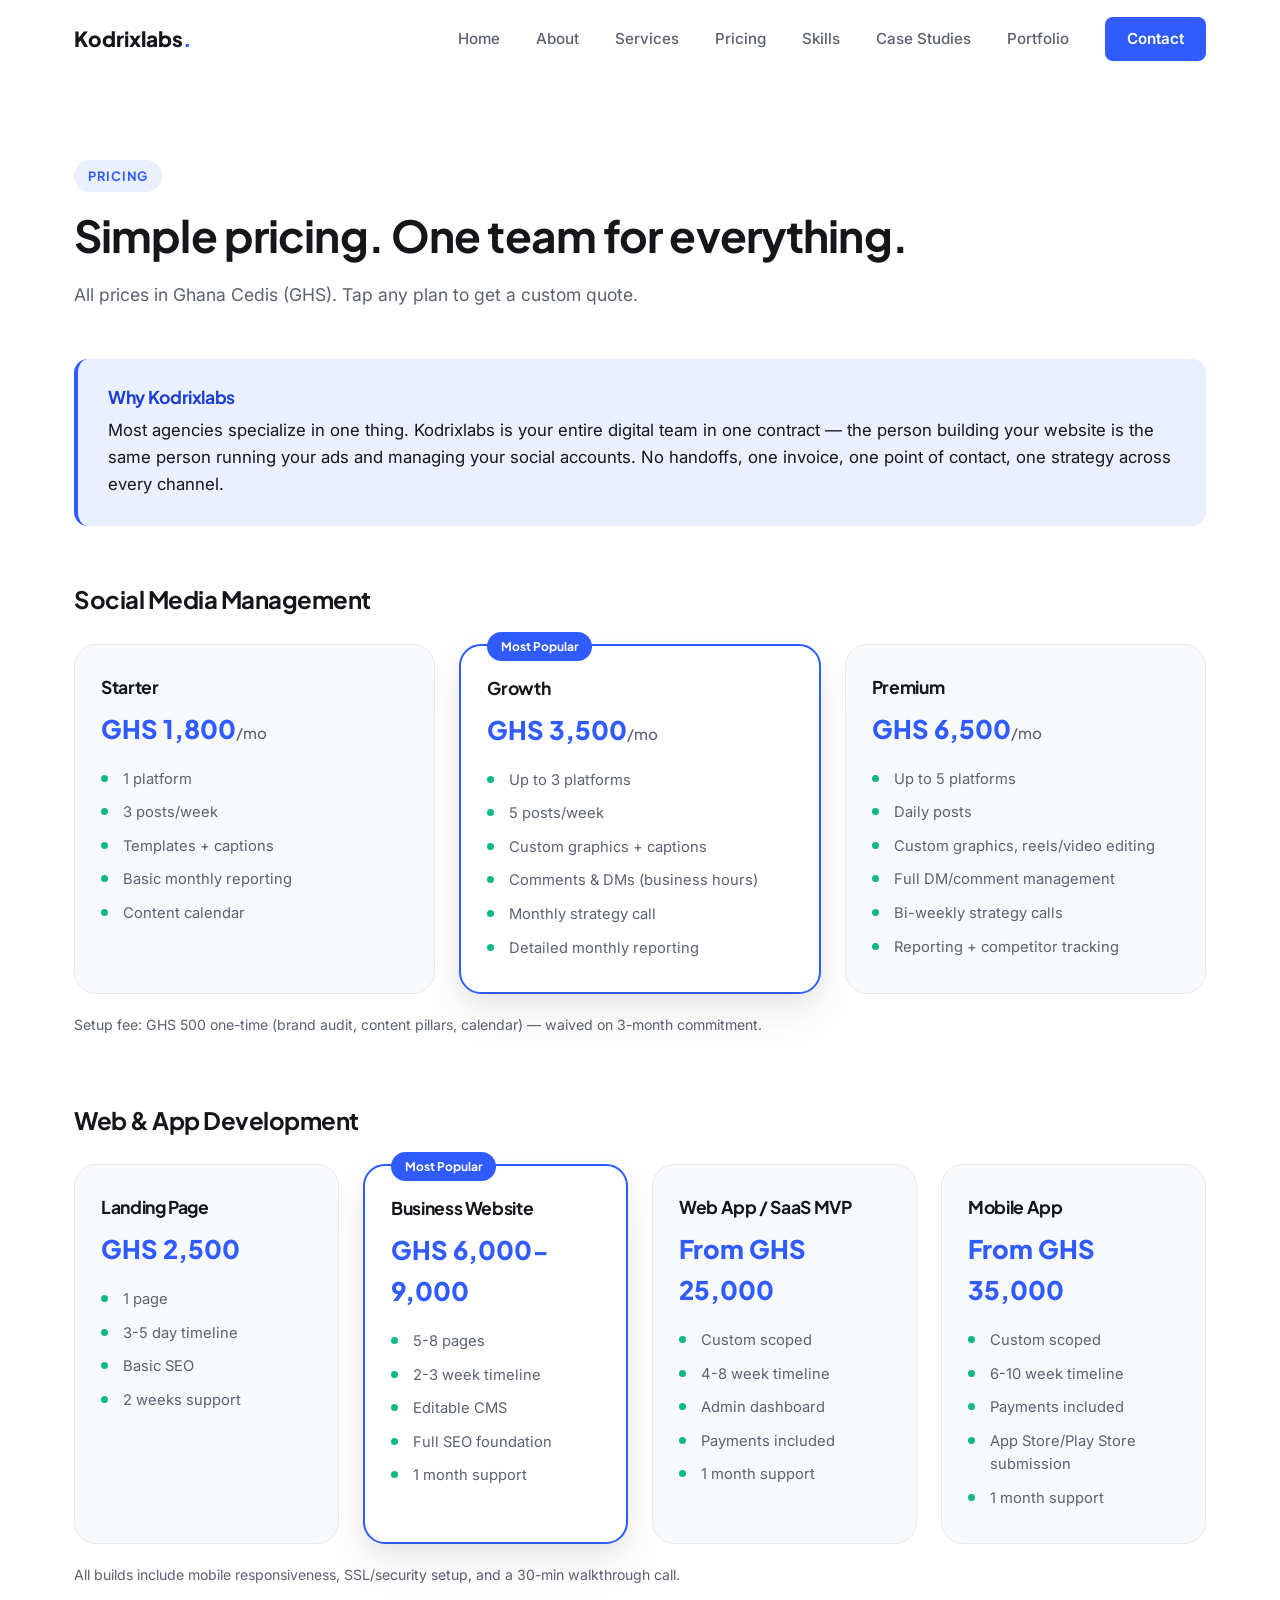
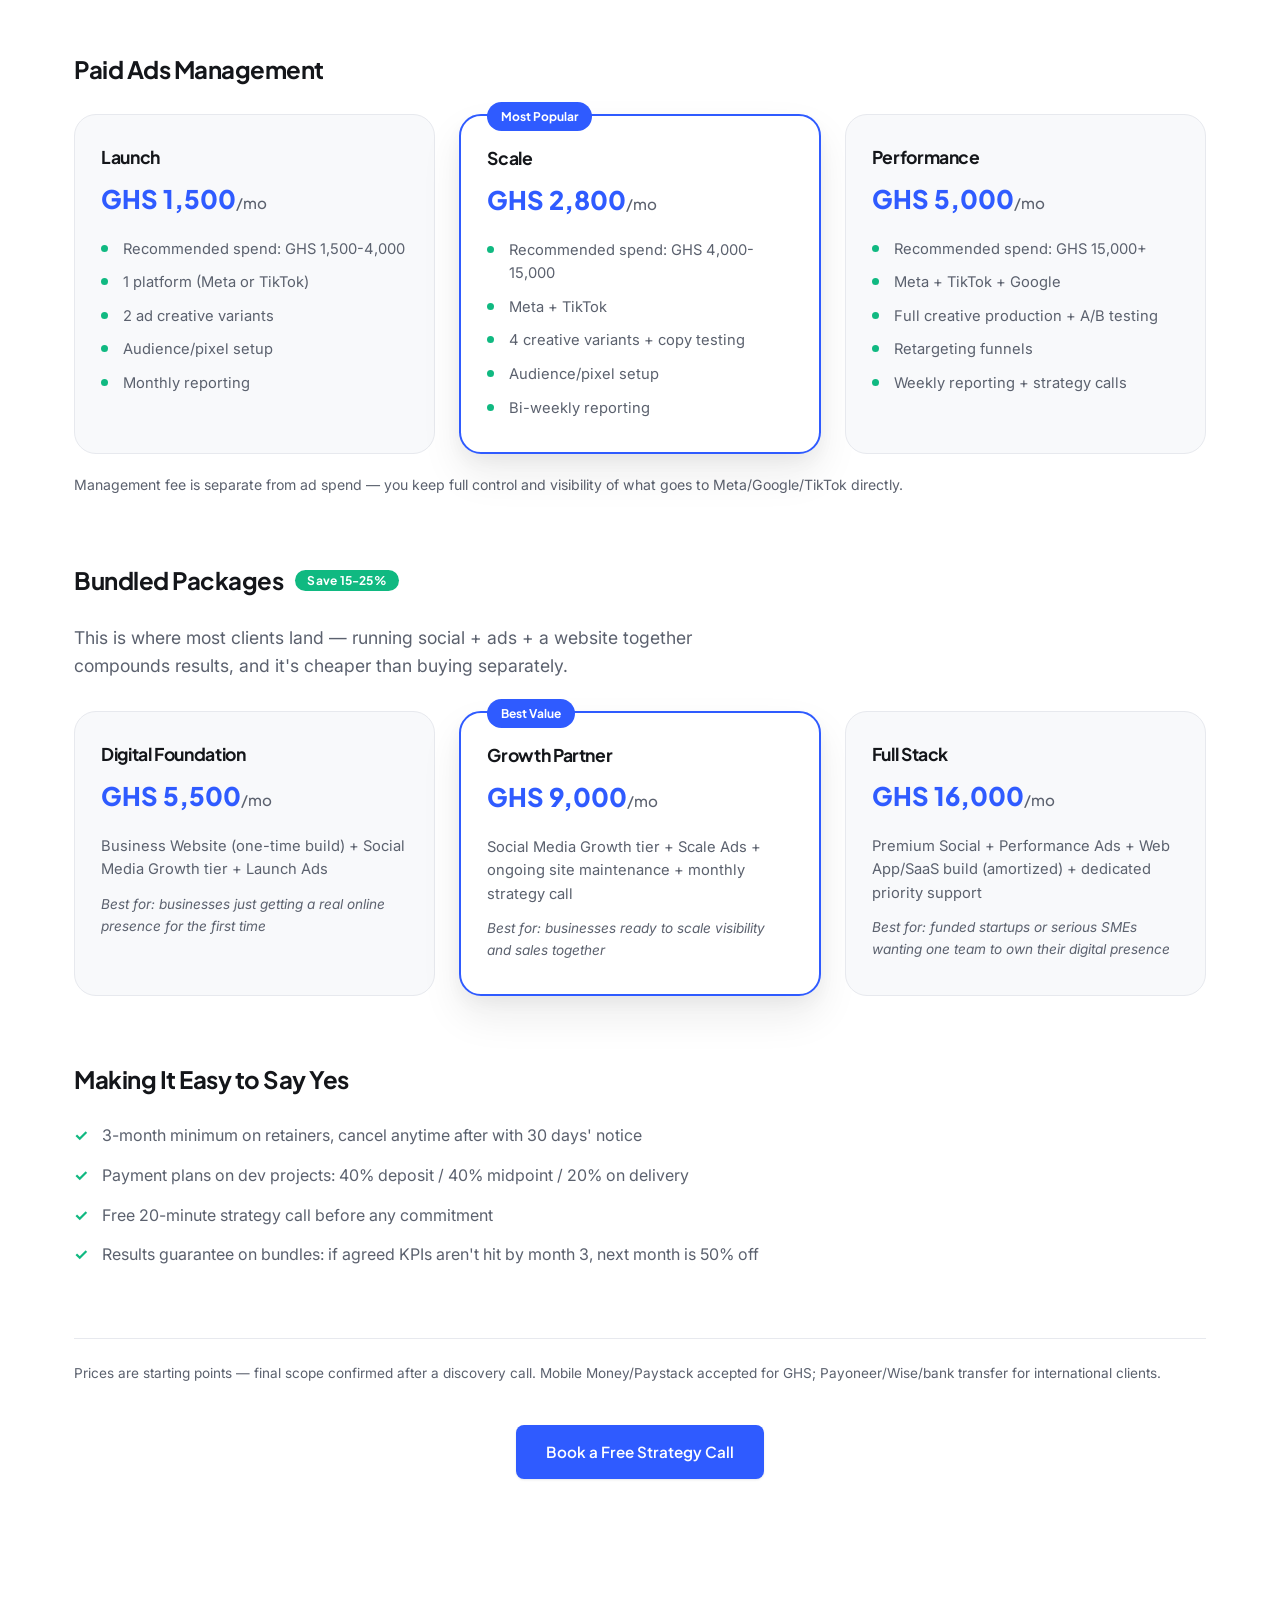
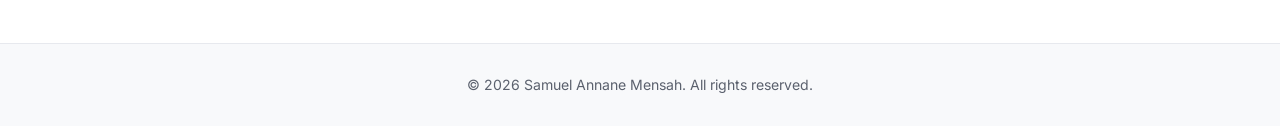
<file: pricing.html>
<!DOCTYPE html>
<html lang="en">
<head>
<meta charset="UTF-8">
<meta name="viewport" content="width=device-width, initial-scale=1.0">
<title>Pricing | Kodrixlabs</title>
<meta name="description" content="Social media management, web/app development, and paid ads pricing from Kodrixlabs.">
<link rel="preconnect" href="https://fonts.googleapis.com">
<link rel="preconnect" href="https://fonts.gstatic.com" crossorigin>
<link href="https://fonts.googleapis.com/css2?family=Inter:wght@400;500;600;700;800&family=Plus+Jakarta+Sans:wght@500;600;700;800&display=swap" rel="stylesheet">
<link rel="stylesheet" href="css/style.css">
<link rel="icon" type="image/png" href="assets/images/favicon.png">
</head>
<body>

<header class="navbar" id="navbar">
  <div class="container navbar-inner">
    <a href="index.html" class="logo">Kodrixlabs<span>.</span></a>
    <nav class="nav-links" id="navLinks">
      <a href="index.html">Home</a>
      <a href="about.html">About</a>
      <a href="services.html">Services</a>
      <a href="pricing.html">Pricing</a>
      <a href="skills.html">Skills</a>
      <a href="case-studies.html">Case Studies</a>
      <a href="portfolio.html">Portfolio</a>
      <a href="contact.html" class="nav-cta">Contact</a>
    </nav>
    <button class="nav-toggle" id="navToggle" aria-label="Toggle menu">
      <span></span><span></span><span></span>
    </button>
  </div>
</header>
<section class="pricing" id="pricing" style="padding-top: 160px;">
  <div class="container">
    <div class="section-tag">Pricing</div>
    <h2>Simple pricing. One team for everything.</h2>
    <p class="section-subtext">
      All prices in Ghana Cedis (GHS). Tap any plan to get a custom quote.
    </p>

    <div class="pricing-why">
      <h3>Why Kodrixlabs</h3>
      <p>Most agencies specialize in one thing. Kodrixlabs is your entire digital team in one contract &mdash;
      the person building your website is the same person running your ads and managing your social accounts.
      No handoffs, one invoice, one point of contact, one strategy across every channel.</p>
    </div>

    <div class="pricing-block">
      <h3 class="pricing-block-title">Social Media Management</h3>
      <div class="pricing-grid">
        <div class="price-card" data-plan="Starter">
          <h4>Starter</h4>
          <p class="price-amount" data-ghs="1800">GHS 1,800<span>/mo</span></p>
          <ul class="price-features">
            <li>1 platform</li>
            <li>3 posts/week</li>
            <li>Templates + captions</li>
            <li>Basic monthly reporting</li>
            <li>Content calendar</li>
          </ul>
        </div>
        <div class="price-card featured" data-plan="Growth">
          <span class="price-badge">Most Popular</span>
          <h4>Growth</h4>
          <p class="price-amount" data-ghs="3500">GHS 3,500<span>/mo</span></p>
          <ul class="price-features">
            <li>Up to 3 platforms</li>
            <li>5 posts/week</li>
            <li>Custom graphics + captions</li>
            <li>Comments &amp; DMs (business hours)</li>
            <li>Monthly strategy call</li>
            <li>Detailed monthly reporting</li>
          </ul>
        </div>
        <div class="price-card" data-plan="Premium">
          <h4>Premium</h4>
          <p class="price-amount" data-ghs="6500">GHS 6,500<span>/mo</span></p>
          <ul class="price-features">
            <li>Up to 5 platforms</li>
            <li>Daily posts</li>
            <li>Custom graphics, reels/video editing</li>
            <li>Full DM/comment management</li>
            <li>Bi-weekly strategy calls</li>
            <li>Reporting + competitor tracking</li>
          </ul>
        </div>
      </div>
      <p class="price-note">Setup fee: GHS 500 one-time (brand audit, content pillars, calendar) &mdash; waived on 3-month commitment.</p>
    </div>

    <div class="pricing-block">
      <h3 class="pricing-block-title">Web &amp; App Development</h3>
      <div class="pricing-grid pricing-grid-4">
        <div class="price-card" data-plan="Landing Page">
          <h4>Landing Page</h4>
          <p class="price-amount" data-ghs="2500">GHS 2,500</p>
          <ul class="price-features">
            <li>1 page</li>
            <li>3-5 day timeline</li>
            <li>Basic SEO</li>
            <li>2 weeks support</li>
          </ul>
        </div>
        <div class="price-card featured" data-plan="Business Website">
          <span class="price-badge">Most Popular</span>
          <h4>Business Website</h4>
          <p class="price-amount" data-ghs="6000">GHS 6,000-9,000</p>
          <ul class="price-features">
            <li>5-8 pages</li>
            <li>2-3 week timeline</li>
            <li>Editable CMS</li>
            <li>Full SEO foundation</li>
            <li>1 month support</li>
          </ul>
        </div>
        <div class="price-card" data-plan="Web App / SaaS MVP">
          <h4>Web App / SaaS MVP</h4>
          <p class="price-amount" data-ghs="25000">From GHS 25,000</p>
          <ul class="price-features">
            <li>Custom scoped</li>
            <li>4-8 week timeline</li>
            <li>Admin dashboard</li>
            <li>Payments included</li>
            <li>1 month support</li>
          </ul>
        </div>
        <div class="price-card" data-plan="Mobile App">
          <h4>Mobile App</h4>
          <p class="price-amount" data-ghs="35000">From GHS 35,000</p>
          <ul class="price-features">
            <li>Custom scoped</li>
            <li>6-10 week timeline</li>
            <li>Payments included</li>
            <li>App Store/Play Store submission</li>
            <li>1 month support</li>
          </ul>
        </div>
      </div>
      <p class="price-note">All builds include mobile responsiveness, SSL/security setup, and a 30-min walkthrough call.</p>
    </div>

    <div class="pricing-block">
      <h3 class="pricing-block-title">Paid Ads Management</h3>
      <div class="pricing-grid">
        <div class="price-card" data-plan="Launch">
          <h4>Launch</h4>
          <p class="price-amount" data-ghs="1500">GHS 1,500<span>/mo</span></p>
          <ul class="price-features">
            <li>Recommended spend: GHS 1,500-4,000</li>
            <li>1 platform (Meta or TikTok)</li>
            <li>2 ad creative variants</li>
            <li>Audience/pixel setup</li>
            <li>Monthly reporting</li>
          </ul>
        </div>
        <div class="price-card featured" data-plan="Scale">
          <span class="price-badge">Most Popular</span>
          <h4>Scale</h4>
          <p class="price-amount" data-ghs="2800">GHS 2,800<span>/mo</span></p>
          <ul class="price-features">
            <li>Recommended spend: GHS 4,000-15,000</li>
            <li>Meta + TikTok</li>
            <li>4 creative variants + copy testing</li>
            <li>Audience/pixel setup</li>
            <li>Bi-weekly reporting</li>
          </ul>
        </div>
        <div class="price-card" data-plan="Performance">
          <h4>Performance</h4>
          <p class="price-amount" data-ghs="5000">GHS 5,000<span>/mo</span></p>
          <ul class="price-features">
            <li>Recommended spend: GHS 15,000+</li>
            <li>Meta + TikTok + Google</li>
            <li>Full creative production + A/B testing</li>
            <li>Retargeting funnels</li>
            <li>Weekly reporting + strategy calls</li>
          </ul>
        </div>
      </div>
      <p class="price-note">Management fee is separate from ad spend &mdash; you keep full control and visibility of what goes to Meta/Google/TikTok directly.</p>
    </div>

    <div class="pricing-block">
      <h3 class="pricing-block-title">Bundled Packages <span class="save-tag">Save 15-25%</span></h3>
      <p class="section-subtext" style="margin-bottom: 30px;">This is where most clients land &mdash; running social + ads + a website together compounds results, and it's cheaper than buying separately.</p>
      <div class="pricing-grid">
        <div class="price-card" data-plan="Digital Foundation">
          <h4>Digital Foundation</h4>
          <p class="price-amount" data-ghs="5500">GHS 5,500<span>/mo</span></p>
          <p class="bundle-desc">Business Website (one-time build) + Social Media Growth tier + Launch Ads</p>
          <p class="bundle-for">Best for: businesses just getting a real online presence for the first time</p>
        </div>
        <div class="price-card featured" data-plan="Growth Partner">
          <span class="price-badge">Best Value</span>
          <h4>Growth Partner</h4>
          <p class="price-amount" data-ghs="9000">GHS 9,000<span>/mo</span></p>
          <p class="bundle-desc">Social Media Growth tier + Scale Ads + ongoing site maintenance + monthly strategy call</p>
          <p class="bundle-for">Best for: businesses ready to scale visibility and sales together</p>
        </div>
        <div class="price-card" data-plan="Full Stack">
          <h4>Full Stack</h4>
          <p class="price-amount" data-ghs="16000">GHS 16,000<span>/mo</span></p>
          <p class="bundle-desc">Premium Social + Performance Ads + Web App/SaaS build (amortized) + dedicated priority support</p>
          <p class="bundle-for">Best for: funded startups or serious SMEs wanting one team to own their digital presence</p>
        </div>
      </div>
    </div>

    <div class="pricing-block">
      <h3 class="pricing-block-title">Making It Easy to Say Yes</h3>
      <ul class="easy-list">
        <li>3-month minimum on retainers, cancel anytime after with 30 days' notice</li>
        <li>Payment plans on dev projects: 40% deposit / 40% midpoint / 20% on delivery</li>
        <li>Free 20-minute strategy call before any commitment</li>
        <li>Results guarantee on bundles: if agreed KPIs aren't hit by month 3, next month is 50% off</li>
      </ul>
    </div>

    <p class="price-disclaimer">Prices are starting points &mdash; final scope confirmed after a discovery call. Mobile Money/Paystack accepted for GHS; Payoneer/Wise/bank transfer for international clients.</p>

    <div class="contact-cta">
      <a href="contact.html" class="btn btn-primary">Book a Free Strategy Call</a>
    </div>
  </div>

    <div class="quote-modal" id="quoteModal">
      <div class="quote-modal-inner">
        <button class="quote-modal-close" id="quoteModalClose" aria-label="Close">&times;</button>
        <h3 id="quoteModalTitle">Get a Quote</h3>
        <p class="quote-modal-plan" id="quoteModalPlan"></p>

        <div class="quote-modal-options">
          <a href="#" id="quoteWhatsappBtn" class="btn btn-primary" target="_blank" rel="noopener">Message on WhatsApp</a>
          <p class="quote-or">or</p>
          <form class="quote-form" id="quoteForm" action="https://formspree.io/f/xdarqobe" method="POST">
            <input type="hidden" name="plan" id="quoteFormPlan">
            <div class="form-group">
              <label for="quoteName">Name</label>
              <input type="text" id="quoteName" name="name" placeholder="Your full name" required>
            </div>
            <div class="form-group">
              <label for="quoteEmail">Email</label>
              <input type="email" id="quoteEmail" name="email" placeholder="you@company.com" required>
            </div>
            <div class="form-group">
              <label for="quotePhone">Phone</label>
              <input type="tel" id="quotePhone" name="phone" placeholder="+233 00 000 0000" required>
            </div>
            <button type="submit" class="btn btn-secondary form-submit" id="quoteFormSubmitBtn">Send Request</button>
            <p class="form-status" id="quoteFormStatus"></p>
          </form>
        </div>
      </div>
    </div>

</section>

<footer class="footer">
  <div class="container footer-inner">
    <p>&copy; 2026 Samuel Annane Mensah. All rights reserved.</p>
  </div>
</footer>
</file>
<file: css/style.css>
/* ===================================
   1. CSS VARIABLES / DESIGN SYSTEM
=================================== */
:root {
  --color-bg: #ffffff;
  --color-bg-alt: #f8f9fb;
  --color-text: #14161a;
  --color-text-muted: #5b616e;
  --color-border: #e7e9ee;

  --color-primary: #2f5bff;
  --color-primary-dark: #1d3fd1;
  --color-primary-light: #eaf0ff;
  --color-accent: #10b981;

  --font-heading: 'Plus Jakarta Sans', sans-serif;
  --font-body: 'Inter', sans-serif;

  --radius-sm: 8px;
  --radius-md: 14px;
  --radius-lg: 22px;

  --shadow-sm: 0 1px 2px rgba(20, 22, 26, 0.04), 0 1px 3px rgba(20, 22, 26, 0.06);
  --shadow-md: 0 4px 16px rgba(20, 22, 26, 0.06), 0 2px 6px rgba(20, 22, 26, 0.04);
  --shadow-lg: 0 20px 40px rgba(20, 22, 26, 0.08), 0 8px 16px rgba(20, 22, 26, 0.04);

  --container-width: 1180px;
  --section-padding: 120px;

  --transition-fast: 0.2s ease;
  --transition-medium: 0.4s cubic-bezier(0.22, 1, 0.36, 1);
}

/* ===================================
   2. RESET
=================================== */
* {
  margin: 0;
  padding: 0;
  box-sizing: border-box;
}

html {
  scroll-behavior: smooth;
}

body {
  font-family: var(--font-body);
  color: var(--color-text);
  background: var(--color-bg);
  line-height: 1.6;
  -webkit-font-smoothing: antialiased;
  overflow-x: hidden;
}

img {
  max-width: 100%;
  display: block;
}

a {
  text-decoration: none;
  color: inherit;
}

ul, ol {
  list-style: none;
}

button {
  font-family: inherit;
  cursor: pointer;
  border: none;
  background: none;
}

/* ===================================
   3. TYPOGRAPHY
=================================== */
h1, h2, h3, h4 {
  font-family: var(--font-heading);
  font-weight: 700;
  color: var(--color-text);
  letter-spacing: -0.02em;
  line-height: 1.15;
}

h1 {
  font-size: clamp(2.6rem, 5vw, 4.2rem);
  font-weight: 800;
}

h2 {
  font-size: clamp(2rem, 3.5vw, 2.75rem);
  margin-bottom: 20px;
}

h3 {
  font-size: 1.25rem;
  margin-bottom: 10px;
}

h4 {
  font-size: 1.05rem;
  margin-bottom: 12px;
  color: var(--color-text);
}

p {
  color: var(--color-text-muted);
  font-size: 1.05rem;
}

.section-tag {
  display: inline-block;
  font-family: var(--font-heading);
  font-size: 0.8rem;
  font-weight: 700;
  letter-spacing: 0.08em;
  text-transform: uppercase;
  color: var(--color-primary);
  background: var(--color-primary-light);
  padding: 6px 14px;
  border-radius: 100px;
  margin-bottom: 18px;
}

.section-subtext {
  max-width: 620px;
  margin-bottom: 50px;
  font-size: 1.1rem;
}

/* ===================================
   4. LAYOUT / CONTAINERS
=================================== */
.container {
  width: 100%;
  max-width: var(--container-width);
  margin: 0 auto;
  padding: 0 24px;
}

section {
  padding: var(--section-padding) 0;
}

/* ===================================
   5. BUTTONS
=================================== */
.btn {
  display: inline-flex;
  align-items: center;
  justify-content: center;
  font-family: var(--font-heading);
  font-weight: 600;
  font-size: 0.95rem;
  padding: 15px 30px;
  border-radius: var(--radius-sm);
  transition: var(--transition-fast);
}

.btn-primary {
  background: var(--color-primary);
  color: #ffffff;
  box-shadow: var(--shadow-sm);
}

.btn-primary:hover {
  background: var(--color-primary-dark);
  transform: translateY(-2px);
  box-shadow: var(--shadow-md);
}

.btn-secondary {
  background: var(--color-bg);
  color: var(--color-text);
  border: 1.5px solid var(--color-border);
}

.btn-secondary:hover {
  border-color: var(--color-primary);
  color: var(--color-primary);
  transform: translateY(-2px);
}


/* ===================================
   6. NAVBAR
=================================== */
.navbar {
  position: fixed;
  top: 0;
  left: 0;
  width: 100%;
  z-index: 1000;
  background: rgba(255, 255, 255, 0.75);
  backdrop-filter: blur(12px);
  -webkit-backdrop-filter: blur(12px);
  border-bottom: 1px solid transparent;
  transition: var(--transition-fast);
}

.navbar.scrolled {
  border-bottom: 1px solid var(--color-border);
  box-shadow: var(--shadow-sm);
}

.navbar-inner {
  display: flex;
  align-items: center;
  justify-content: space-between;
  height: 78px;
}

.logo {
  font-family: var(--font-heading);
  font-size: 1.3rem;
  font-weight: 800;
}

.logo span {
  color: var(--color-primary);
}

.nav-links {
  display: flex;
  align-items: center;
  gap: 36px;
}

.nav-links a {
  font-size: 0.95rem;
  font-weight: 500;
  color: var(--color-text-muted);
  transition: var(--transition-fast);
  position: relative;
}

.nav-links a:hover {
  color: var(--color-text);
}

.nav-cta {
  background: var(--color-primary);
  color: #ffffff !important;
  padding: 10px 22px;
  border-radius: var(--radius-sm);
  font-weight: 600 !important;
}

.nav-cta:hover {
  background: var(--color-primary-dark);
}

.nav-toggle {
  display: none;
  flex-direction: column;
  gap: 5px;
  width: 28px;
}

.nav-toggle span {
  display: block;
  height: 2px;
  width: 100%;
  background: var(--color-text);
  transition: var(--transition-fast);
}

/* ===================================
   7. HERO SECTION
=================================== */
.hero {
  position: relative;
  padding-top: 200px;
  padding-bottom: 100px;
  background: radial-gradient(circle at 20% 20%, rgba(47, 91, 255, 0.06), transparent 45%),
              radial-gradient(circle at 80% 10%, rgba(16, 185, 129, 0.06), transparent 40%),
              var(--color-bg);
  overflow: hidden;
}

.hero-inner {
  max-width: 880px;
  text-align: center;
  margin: 0 auto;
}

/* .eyebrow base rule removed in Step 28 - superseded by .hero p.eyebrow */
.eyebrow {
  opacity: 0;
  animation: fadeUp 0.8s ease forwards;
}

.hero h1 {
  margin-bottom: 24px;
  opacity: 0;
  animation: fadeUp 0.8s ease 0.15s forwards;
}

.hero h1 .highlight {
  color: var(--color-primary);
  position: relative;
}

.hero-subtext {
  font-size: 1.15rem;
  max-width: 620px;
  margin: 0 auto 40px;
  opacity: 0;
  animation: fadeUp 0.8s ease 0.3s forwards;
}

.hero-cta {
  display: flex;
  justify-content: center;
  gap: 16px;
  margin-bottom: 80px;
  opacity: 0;
  animation: fadeUp 0.8s ease 0.45s forwards;
}

.hero-stats {
  display: flex;
  justify-content: center;
  gap: 60px;
  padding-top: 50px;
  border-top: 1px solid var(--color-border);
  opacity: 0;
  animation: fadeUp 0.8s ease 0.6s forwards;
}

.stat {
  display: flex;
  flex-direction: column;
  align-items: center;
}

.stat-number {
  font-family: var(--font-heading);
  font-size: 2.2rem;
  font-weight: 800;
  color: var(--color-text);
  margin-bottom: 6px;
}

.stat-label {
  font-size: 0.9rem;
  color: var(--color-text-muted);
  font-weight: 500;
}

@keyframes fadeUp {
  from {
    opacity: 0;
    transform: translateY(24px);
  }
  to {
    opacity: 1;
    transform: translateY(0);
  }
}

/* ===================================
   8. MOBILE NAV (base rules, refined later)
=================================== */
@media (max-width: 860px) {
  .nav-links {
    position: fixed;
    top: 78px;
    left: 0;
    width: 100%;
    background: var(--color-bg);
    flex-direction: column;
    align-items: flex-start;
    gap: 0;
    padding: 10px 24px 30px;
    border-bottom: 1px solid var(--color-border);
    transform: translateY(-150%);
    transition: var(--transition-medium);
  }

  .nav-links.open {
    transform: translateY(0);
  }

  .nav-links a {
    width: 100%;
    padding: 14px 0;
    border-bottom: 1px solid var(--color-border);
  }

  .nav-cta {
    margin-top: 10px;
    text-align: center;
  }

  .nav-toggle {
    display: flex;
  }

  .hero {
    padding-top: 150px;
  }

  .hero-stats {
    flex-wrap: wrap;
    gap: 32px;
  }
}


/* ===================================
   9. ABOUT SECTION
=================================== */
.about {
  background: var(--color-bg);
}

.about-inner {
  max-width: 820px;
}

.about-inner p {
  margin-bottom: 20px;
  font-size: 1.08rem;
}

.about-highlights {
  display: grid;
  grid-template-columns: repeat(3, 1fr);
  gap: 24px;
  margin-top: 50px;
}

.highlight-card {
  padding: 28px 24px;
  background: var(--color-bg-alt);
  border-radius: var(--radius-md);
  border: 1px solid var(--color-border);
  transition: var(--transition-fast);
}

.highlight-card:hover {
  transform: translateY(-4px);
  box-shadow: var(--shadow-md);
  border-color: transparent;
}

.highlight-card h3 {
  font-size: 1.05rem;
  color: var(--color-primary);
  margin-bottom: 8px;
}

.highlight-card p {
  font-size: 0.95rem;
  margin-bottom: 0;
}

/* ===================================
   10. SERVICES SECTION
=================================== */
.services {
  background: var(--color-bg-alt);
}

.services h2 {
  max-width: 600px;
}

.services-grid {
  display: grid;
  grid-template-columns: repeat(4, 1fr);
  gap: 20px;
  margin-top: 50px;
}

.service-card {
  background: var(--color-bg);
  border: 1px solid var(--color-border);
  border-radius: var(--radius-md);
  padding: 30px 26px;
  transition: var(--transition-medium);
}

.service-card:hover {
  transform: translateY(-6px);
  box-shadow: var(--shadow-lg);
  border-color: var(--color-primary-light);
}

.service-card h3 {
  font-size: 1.1rem;
  margin-bottom: 10px;
}

.service-card p {
  font-size: 0.95rem;
  margin-bottom: 0;
}

/* ===================================
   11. RESPONSIVE: ABOUT / SERVICES
=================================== */
@media (max-width: 1024px) {
  .services-grid {
    grid-template-columns: repeat(2, 1fr);
  }
}

@media (max-width: 700px) {
  .about-highlights {
    grid-template-columns: 1fr;
  }

  .services-grid {
    grid-template-columns: 1fr;
  }
}


/* ===================================
   12. SKILLS SECTION
=================================== */
.skills {
  background: var(--color-bg);
  text-align: center;
}

.skills h2 {
  text-align: center;
}

.skills-list {
  display: flex;
  flex-wrap: wrap;
  justify-content: center;
  gap: 14px;
  margin-top: 40px;
}

.skill-pill {
  display: inline-flex;
  align-items: center;
  font-family: var(--font-heading);
  font-size: 0.95rem;
  font-weight: 600;
  color: var(--color-text);
  background: var(--color-bg-alt);
  border: 1px solid var(--color-border);
  padding: 12px 24px;
  border-radius: 100px;
  transition: var(--transition-fast);
}

.skill-pill:hover {
  background: var(--color-primary-light);
  border-color: var(--color-primary);
  color: var(--color-primary-dark);
  transform: translateY(-3px);
}

/* ===================================
   13. TOOLS SECTION
=================================== */
.tools {
  background: var(--color-bg-alt);
  text-align: center;
}

.tools h2 {
  text-align: center;
}

.tools-grid {
  display: grid;
  grid-template-columns: repeat(4, 1fr);
  gap: 18px;
  margin-top: 45px;
}

.tool-item {
  background: var(--color-bg);
  border: 1px solid var(--color-border);
  border-radius: var(--radius-md);
  padding: 26px 16px;
  font-family: var(--font-heading);
  font-weight: 600;
  font-size: 0.98rem;
  transition: var(--transition-fast);
}

.tool-item:hover {
  transform: translateY(-4px);
  box-shadow: var(--shadow-md);
  color: var(--color-primary);
  border-color: var(--color-primary-light);
}

/* ===================================
   14. RESPONSIVE: SKILLS / TOOLS
=================================== */
@media (max-width: 700px) {
  .tools-grid {
    grid-template-columns: repeat(2, 1fr);
  }

  .skill-pill {
    font-size: 0.88rem;
    padding: 10px 18px;
  }
}


/* ===================================
   15. CASE STUDIES SECTION
=================================== */
.case-studies {
  background: var(--color-bg);
}

.case-study-card {
  background: var(--color-bg-alt);
  border: 1px solid var(--color-border);
  border-radius: var(--radius-lg);
  padding: 50px;
  margin-top: 20px;
}

.case-study-header {
  margin-bottom: 40px;
  padding-bottom: 30px;
  border-bottom: 1px solid var(--color-border);
}

.case-study-header h3 {
  font-size: 1.6rem;
  margin-bottom: 8px;
}

.case-study-meta {
  font-size: 0.92rem;
  color: var(--color-primary);
  font-weight: 600;
  margin-bottom: 0;
}

.case-study-block {
  margin-bottom: 40px;
}

.case-study-block:last-child {
  margin-bottom: 0;
}

.case-study-block h4 {
  font-family: var(--font-heading);
  font-size: 0.85rem;
  font-weight: 700;
  letter-spacing: 0.06em;
  text-transform: uppercase;
  color: var(--color-text-muted);
  margin-bottom: 16px;
}

.case-study-block p {
  font-size: 1rem;
}

.case-study-block ul {
  display: flex;
  flex-direction: column;
  gap: 10px;
}

.case-study-block ul li {
  position: relative;
  padding-left: 26px;
  font-size: 1rem;
  color: var(--color-text-muted);
}

.case-study-block ul li::before {
  content: '';
  position: absolute;
  left: 0;
  top: 8px;
  width: 8px;
  height: 8px;
  border-radius: 50%;
  background: var(--color-primary);
}

/* Metrics Grid */
.metrics-grid {
  display: grid;
  grid-template-columns: repeat(4, 1fr);
  gap: 16px;
}

.metric {
  background: var(--color-bg);
  border: 1px solid var(--color-border);
  border-radius: var(--radius-md);
  padding: 22px 16px;
  text-align: center;
  transition: var(--transition-fast);
}

.metric:hover {
  transform: translateY(-4px);
  box-shadow: var(--shadow-md);
  border-color: var(--color-primary-light);
}

.metric-number {
  display: block;
  font-family: var(--font-heading);
  font-size: 1.7rem;
  font-weight: 800;
  color: var(--color-primary);
  margin-bottom: 4px;
}

.metric-label {
  font-size: 0.82rem;
  color: var(--color-text-muted);
  font-weight: 500;
}

/* Top Content List */
.top-content-list {
  display: flex;
  flex-direction: column;
  gap: 12px;
}

.top-content-list li {
  display: flex;
  align-items: center;
  justify-content: space-between;
  background: var(--color-bg);
  border: 1px solid var(--color-border);
  border-radius: var(--radius-sm);
  padding: 16px 20px;
  counter-increment: item;
}

.top-content-list li span {
  font-size: 0.98rem;
  font-weight: 500;
  color: var(--color-text);
}

.top-content-list li strong {
  font-family: var(--font-heading);
  color: var(--color-primary);
  font-size: 0.95rem;
  white-space: nowrap;
  margin-left: 20px;
}

/* Screenshots */
.screenshot-placeholders {
  display: grid;
  grid-template-columns: repeat(3, 1fr);
  gap: 16px;
}

.screenshot-box {
  aspect-ratio: 16 / 10;
  background: var(--color-bg);
  border: 1px solid var(--color-border);
  border-radius: var(--radius-md);
  overflow: hidden;
  transition: var(--transition-fast);
}

.screenshot-box:hover {
  transform: translateY(-4px);
  box-shadow: var(--shadow-md);
}

.screenshot-box img {
  width: 100%;
  height: 100%;
  object-fit: cover;
  object-position: top;
  display: block;
}

/* Lessons Learned Callout */
.lessons-block {
  background: var(--color-primary-light);
  border-radius: var(--radius-md);
  padding: 28px 30px;
  border-left: 4px solid var(--color-primary);
}

.lessons-block h4 {
  color: var(--color-primary-dark);
}

.lessons-block p {
  color: var(--color-text);
  margin-bottom: 0;
}

/* ===================================
   16. RESPONSIVE: CASE STUDIES
=================================== */
@media (max-width: 900px) {
  .metrics-grid {
    grid-template-columns: repeat(2, 1fr);
  }

  .screenshot-placeholders {
    grid-template-columns: repeat(2, 1fr);
  }
}

@media (max-width: 700px) {
  .case-study-card {
    padding: 30px 24px;
  }

  .top-content-list li {
    flex-direction: column;
    align-items: flex-start;
    gap: 6px;
  }

  .top-content-list li strong {
    margin-left: 0;
  }

  .screenshot-placeholders {
    grid-template-columns: repeat(1, 1fr);
  }
}


/* ===================================
   17. PORTFOLIO SECTION
=================================== */
.portfolio {
  background: var(--color-bg-alt);
}

.portfolio-filters {
  display: flex;
  flex-wrap: wrap;
  gap: 10px;
  margin-bottom: 40px;
}

.filter-btn {
  font-family: var(--font-heading);
  font-size: 0.9rem;
  font-weight: 600;
  color: var(--color-text-muted);
  background: var(--color-bg);
  border: 1px solid var(--color-border);
  padding: 10px 20px;
  border-radius: 100px;
  transition: var(--transition-fast);
}

.filter-btn:hover {
  border-color: var(--color-primary);
  color: var(--color-primary);
}

.filter-btn.active {
  background: var(--color-primary);
  border-color: var(--color-primary);
  color: #ffffff;
}

.portfolio-grid {
  display: grid;
  grid-template-columns: repeat(3, 1fr);
  gap: 22px;
}

.portfolio-item {
  border-radius: var(--radius-md);
  overflow: hidden;
  border: 1px solid var(--color-border);
  transition: var(--transition-medium);
  opacity: 1;
  transform: scale(1);
}

.portfolio-item.hidden {
  display: none;
}

.portfolio-item:hover {
  transform: translateY(-6px);
  box-shadow: var(--shadow-lg);
}

.portfolio-placeholder {
  aspect-ratio: 4 / 5;
  background: linear-gradient(135deg, #eef0f4, var(--color-bg-alt));
  display: flex;
  align-items: center;
  justify-content: center;
  color: var(--color-text-muted);
  font-family: var(--font-heading);
  font-weight: 600;
  font-size: 1rem;
  position: relative;
}

.portfolio-placeholder::after {
  content: '';
  position: absolute;
  inset: 0;
  border: 1.5px dashed var(--color-border);
  border-radius: var(--radius-md);
  margin: 10px;
  pointer-events: none;
}

/* ===================================
   18. RESPONSIVE: PORTFOLIO
=================================== */
@media (max-width: 900px) {
  .portfolio-grid {
    grid-template-columns: repeat(2, 1fr);
  }
}

@media (max-width: 560px) {
  .portfolio-grid {
    grid-template-columns: 1fr;
  }

  .portfolio-filters {
    gap: 8px;
  }

  .filter-btn {
    font-size: 0.82rem;
    padding: 8px 16px;
  }
}


/* ===================================
   19. CONTACT SECTION
=================================== */
.contact {
  background: var(--color-bg);
  position: relative;
}

.contact-inner {
  max-width: 640px;
  text-align: center;
  margin: 0 auto;
}

.contact .section-tag {
  display: inline-block;
}

.contact h2 {
  text-align: center;
}

.contact .section-subtext {
  text-align: center;
  margin-left: auto;
  margin-right: auto;
}

.contact-cta {
  display: flex;
  justify-content: center;
  gap: 16px;
  margin: 36px 0 44px;
}

.contact-details {
  display: flex;
  flex-direction: column;
  gap: 6px;
  padding-top: 30px;
  border-top: 1px solid var(--color-border);
}

.contact-details p {
  font-size: 0.95rem;
  color: var(--color-text-muted);
}

/* ===================================
   20. FOOTER
=================================== */
.footer {
  background: var(--color-bg-alt);
  border-top: 1px solid var(--color-border);
  padding: 30px 0;
}

.footer-inner {
  text-align: center;
}

.footer-inner p {
  font-size: 0.88rem;
  color: var(--color-text-muted);
  margin-bottom: 0;
}

/* ===================================
   21. RESPONSIVE: CONTACT
=================================== */
@media (max-width: 600px) {
  .contact-cta {
    flex-direction: column;
    align-items: center;
  }

  .contact-cta .btn {
    width: 100%;
    max-width: 280px;
  }
}


/* ===================================
   22. GLOBAL MOBILE REFINEMENTS
=================================== */

/* Ensure filtered-out portfolio items stay hidden regardless of inline JS styles */
.portfolio-item.hidden {
  display: none !important;
}

@media (max-width: 768px) {
  :root {
    --section-padding: 80px;
  }

  .container {
    padding: 0 20px;
  }

  h1 {
    font-size: 2.2rem;
  }

  h2 {
    font-size: 1.7rem;
  }

  .hero {
    padding-top: 130px;
    padding-bottom: 70px;
  }

  .hero-subtext {
    font-size: 1rem;
  }

  .hero-cta {
    flex-direction: column;
    align-items: center;
    gap: 12px;
  }

  .hero-cta .btn {
    width: 100%;
    max-width: 280px;
  }

  .hero-stats {
    gap: 24px;
  }

  .stat-number {
    font-size: 1.7rem;
  }

  .case-study-card {
    padding: 26px 18px;
  }

  .case-study-header h3 {
    font-size: 1.3rem;
  }

  .metrics-grid {
    grid-template-columns: repeat(2, 1fr);
    gap: 12px;
  }

  .metric {
    padding: 16px 10px;
  }

  .metric-number {
    font-size: 1.4rem;
  }

  .about-inner p,
  .services p,
  .section-subtext {
    font-size: 0.98rem;
  }

  .navbar-inner {
    height: 68px;
  }
}

@media (max-width: 420px) {
  h1 {
    font-size: 1.9rem;
  }

  .metrics-grid {
    grid-template-columns: 1fr 1fr;
  }

  .screenshot-placeholders {
    grid-template-columns: 1fr;
  }

  .stat-number {
    font-size: 1.5rem;
  }

  .stat-label {
    font-size: 0.78rem;
  }
}


/* ===================================
   23. HERO TEXT EMPHASIS (BOLDER + LARGER)
=================================== */
.hero h1 {
  font-size: clamp(3rem, 6vw, 5rem);
  font-weight: 800;
  letter-spacing: -0.03em;
}

.hero-subtext {
  font-size: 1.35rem;
  font-weight: 500;
  color: var(--color-text);
  max-width: 700px;
  line-height: 1.55;
}

@media (max-width: 768px) {
  .hero h1 {
    font-size: 2.4rem;
  }

  .hero-subtext {
    font-size: 1.1rem;
  }
}


/* ===================================
   24. HERO HEADING HIERARCHY OVERRIDE
=================================== */
.hero p.eyebrow {
  font-family: var(--font-heading);
  font-size: clamp(1.6rem, 3.4vw, 2.6rem);
  font-weight: 900;
  letter-spacing: 0.01em;
  text-transform: uppercase;
  color: var(--color-primary);
  line-height: 1.2;
  margin-bottom: 22px;
  width: 100vw;
  position: relative;
  left: 50%;
  right: 50%;
  margin-left: -50vw;
  margin-right: -50vw;
  padding: 0 24px;
  text-align: center;
  white-space: normal;
}

@media (max-width: 700px) {
  .hero p.eyebrow {
    font-size: 1.5rem;
  }
}

.hero h1.hero-headline {
  font-family: var(--font-heading);
  font-size: clamp(1.8rem, 3.2vw, 2.6rem);
  font-weight: 700;
  letter-spacing: -0.02em;
  line-height: 1.25;
  color: var(--color-text);
  margin-bottom: 24px;
  width: 100vw;
  position: relative;
  left: 50%;
  right: 50%;
  margin-left: -50vw;
  margin-right: -50vw;
  padding: 0 24px;
  text-align: center;
  max-width: none;
}

.hero h1.hero-headline .highlight {
  color: var(--color-primary);
}

.hero p.hero-subtext {
  font-family: var(--font-body);
  font-size: 1.2rem;
  font-weight: 500;
  color: var(--color-text);
  line-height: 1.55;
  width: 100vw;
  position: relative;
  left: 50%;
  right: 50%;
  margin-left: -50vw;
  margin-right: -50vw;
  padding: 0 24px;
  text-align: center;
  max-width: none;
  margin-bottom: 40px;
}

@media (max-width: 768px) {
  .hero p.eyebrow {
    font-size: 1.8rem;
  }

  .hero h1.hero-headline {
    font-size: 1.5rem;
  }

  .hero p.hero-subtext {
    font-size: 1.05rem;
  }
}


/* ===================================
   25. LIGHTBOX (SCREENSHOT VIEWER)
=================================== */
.screenshot-box {
  cursor: zoom-in;
}

.lightbox {
  display: none;
  position: fixed;
  inset: 0;
  background: rgba(10, 11, 14, 0.92);
  z-index: 2000;
  align-items: center;
  justify-content: center;
  padding: 40px;
}

.lightbox.active {
  display: flex;
}

.lightbox-image {
  max-width: 90vw;
  max-height: 85vh;
  border-radius: var(--radius-md);
  box-shadow: var(--shadow-lg);
  opacity: 0;
  transform: scale(0.96);
  transition: opacity 0.25s ease, transform 0.25s ease;
}

.lightbox-image.loaded {
  opacity: 1;
  transform: scale(1);
}

.lightbox-close {
  position: absolute;
  top: 24px;
  right: 30px;
  font-size: 2.4rem;
  color: #ffffff;
  line-height: 1;
  opacity: 0.8;
  transition: var(--transition-fast);
}

.lightbox-close:hover {
  opacity: 1;
  transform: scale(1.1);
}

.lightbox-prev,
.lightbox-next {
  position: absolute;
  top: 50%;
  transform: translateY(-50%);
  font-size: 3rem;
  color: #ffffff;
  opacity: 0.8;
  padding: 10px 18px;
  transition: var(--transition-fast);
}

.lightbox-prev:hover,
.lightbox-next:hover {
  opacity: 1;
  transform: translateY(-50%) scale(1.15);
}

.lightbox-prev {
  left: 10px;
}

.lightbox-next {
  right: 10px;
}

.lightbox-counter {
  position: absolute;
  bottom: 24px;
  left: 50%;
  transform: translateX(-50%);
  color: rgba(255, 255, 255, 0.7);
  font-family: var(--font-heading);
  font-size: 0.9rem;
  font-weight: 600;
  letter-spacing: 0.04em;
}

@media (max-width: 700px) {
  .lightbox {
    padding: 20px;
  }

  .lightbox-prev,
  .lightbox-next {
    font-size: 2.2rem;
    padding: 8px 12px;
  }

  .lightbox-close {
    top: 14px;
    right: 18px;
    font-size: 2rem;
  }
}


/* ===================================
   26. PORTFOLIO REAL IMAGES
=================================== */
.portfolio-image {
  aspect-ratio: 4 / 5;
  overflow: hidden;
  background: var(--color-bg-alt);
}

.portfolio-item[data-category="websites"] .portfolio-image {
  aspect-ratio: 16 / 10;
}

.portfolio-image img {
  width: 100%;
  height: 100%;
  object-fit: cover;
  object-position: top;
  display: block;
  transition: transform 0.5s ease;
}

.portfolio-item:hover .portfolio-image img {
  transform: scale(1.05);
}


/* ===================================
   27. CONTACT FORM
=================================== */
.contact-form-card {
  max-width: 560px;
  margin: 0 auto 30px;
  background: var(--color-bg);
  border: 1px solid var(--color-border);
  border-radius: var(--radius-lg);
  padding: 44px 40px;
  box-shadow: var(--shadow-lg);
  position: relative;
  overflow: hidden;
}

.contact-form-card::before {
  content: '';
  position: absolute;
  top: 0;
  left: 0;
  width: 100%;
  height: 4px;
  background: linear-gradient(90deg, var(--color-primary), var(--color-accent));
}

.contact-form {
  text-align: left;
  display: flex;
  flex-direction: column;
  gap: 22px;
}

.form-row {
  display: grid;
  grid-template-columns: 1fr 1fr;
  gap: 18px;
}

.form-group {
  display: flex;
  flex-direction: column;
  gap: 8px;
}

.form-group label {
  font-family: var(--font-heading);
  font-size: 0.82rem;
  font-weight: 700;
  letter-spacing: 0.03em;
  text-transform: uppercase;
  color: var(--color-text-muted);
}

.form-group input,
.form-group textarea {
  font-family: var(--font-body);
  font-size: 1rem;
  color: var(--color-text);
  background: var(--color-bg-alt);
  border: 1.5px solid var(--color-border);
  border-radius: var(--radius-sm);
  padding: 15px 18px;
  transition: var(--transition-fast);
  resize: vertical;
}

.form-group input::placeholder,
.form-group textarea::placeholder {
  color: #a4a9b3;
}

.form-group input:hover,
.form-group textarea:hover {
  border-color: #c9cdd6;
}

.form-group input:focus,
.form-group textarea:focus {
  outline: none;
  background: var(--color-bg);
  border-color: var(--color-primary);
  box-shadow: 0 0 0 4px var(--color-primary-light);
}

.form-submit {
  width: 100%;
  margin-top: 6px;
  padding: 17px 30px;
  font-size: 1rem;
  letter-spacing: 0.02em;
  position: relative;
}

.form-submit:hover:not(:disabled) {
  transform: translateY(-2px);
  box-shadow: var(--shadow-lg);
}

.form-submit:disabled {
  opacity: 0.6;
  cursor: not-allowed;
  transform: none;
}

.form-status {
  text-align: center;
  font-size: 0.92rem;
  font-weight: 600;
  min-height: 22px;
  margin: 0;
}

.form-status.success {
  color: var(--color-accent);
}

.form-status.error {
  color: #e0433f;
}

.contact-cta-secondary {
  margin-bottom: 30px;
}

@media (max-width: 600px) {
  .contact-form-card {
    padding: 30px 22px;
  }

  .form-row {
    grid-template-columns: 1fr;
  }
}


/* ===================================
   28. WHATSAPP FLOATING BUTTON
=================================== */
.whatsapp-float {
  position: fixed;
  bottom: 24px;
  left: 24px;
  width: 58px;
  height: 58px;
  background: #25D366;
  border-radius: 50%;
  display: flex;
  align-items: center;
  justify-content: center;
  box-shadow: 0 4px 16px rgba(37, 211, 102, 0.4);
  z-index: 1500;
  transition: var(--transition-fast);
}

.whatsapp-float:hover {
  transform: scale(1.08);
  box-shadow: 0 6px 20px rgba(37, 211, 102, 0.5);
}

@media (max-width: 700px) {
  .whatsapp-float {
    width: 52px;
    height: 52px;
    bottom: 18px;
    left: 18px;
  }
}


/* ===================================
   29. COMBINED CONTACT FAB (AI + WHATSAPP)
=================================== */

/* Hide ElevenLabs widget's default bubble until user opts in via our menu */
elevenlabs-convai {
  position: fixed;
  bottom: -9999px;
  left: -9999px;
  opacity: 0;
  pointer-events: none;
}

elevenlabs-convai.visible {
  position: fixed;
  bottom: 24px;
  right: 24px;
  left: auto;
  opacity: 1;
  pointer-events: auto;
}

.contact-fab-wrapper {
  position: fixed;
  bottom: 24px;
  right: 24px;
  z-index: 1600;
  display: flex;
  flex-direction: column;
  align-items: flex-end;
  gap: 14px;
}

.contact-fab-main {
  width: 60px;
  height: 60px;
  border-radius: 50%;
  background: var(--color-primary);
  display: flex;
  align-items: center;
  justify-content: center;
  box-shadow: var(--shadow-lg);
  transition: var(--transition-fast);
}

.contact-fab-main:hover {
  transform: scale(1.06);
  background: var(--color-primary-dark);
}

.contact-fab-menu {
  display: flex;
  flex-direction: column;
  gap: 10px;
  opacity: 0;
  transform: translateY(10px);
  pointer-events: none;
  transition: var(--transition-fast);
}

.contact-fab-menu.open {
  opacity: 1;
  transform: translateY(0);
  pointer-events: auto;
}

.contact-fab-option {
  display: flex;
  align-items: center;
  gap: 10px;
  background: var(--color-bg);
  border: 1px solid var(--color-border);
  border-radius: 100px;
  padding: 12px 20px 12px 16px;
  box-shadow: var(--shadow-md);
  font-family: var(--font-heading);
  font-size: 0.92rem;
  font-weight: 600;
  color: var(--color-text);
  transition: var(--transition-fast);
  white-space: nowrap;
}

.contact-fab-option:hover {
  transform: translateX(-4px);
  box-shadow: var(--shadow-lg);
}

@media (max-width: 700px) {
  .contact-fab-wrapper {
    bottom: 18px;
    right: 18px;
  }

  .contact-fab-main {
    width: 54px;
    height: 54px;
  }
}


/* ===================================
   30. PRICING PAGE
=================================== */
.pricing {
  background: var(--color-bg);
}

.currency-toggle-label {
  font-weight: 600;
  color: var(--color-text);
  margin-left: 8px;
}

.currency-select {
  font-family: var(--font-heading);
  font-size: 0.9rem;
  font-weight: 600;
  color: var(--color-primary);
  background: var(--color-primary-light);
  border: 1px solid var(--color-primary);
  border-radius: 100px;
  padding: 6px 14px;
  margin-left: 8px;
  cursor: pointer;
}

.rate-note {
  display: block;
  font-size: 0.82rem;
  color: var(--color-text-muted);
  margin-top: 8px;
}

.pricing-why {
  background: var(--color-primary-light);
  border-radius: var(--radius-md);
  padding: 28px 30px;
  margin-bottom: 60px;
  border-left: 4px solid var(--color-primary);
}

.pricing-why h3 {
  color: var(--color-primary-dark);
  font-size: 1.1rem;
}

.pricing-why p {
  color: var(--color-text);
  margin-bottom: 0;
}

.pricing-block {
  margin-bottom: 70px;
}

.pricing-block-title {
  font-size: 1.5rem;
  margin-bottom: 30px;
  display: flex;
  align-items: center;
  gap: 12px;
  flex-wrap: wrap;
}

.save-tag {
  font-family: var(--font-heading);
  font-size: 0.75rem;
  font-weight: 700;
  background: var(--color-accent);
  color: #ffffff;
  padding: 4px 12px;
  border-radius: 100px;
  letter-spacing: 0.02em;
}

.pricing-grid {
  display: grid;
  grid-template-columns: repeat(3, 1fr);
  gap: 24px;
}

.pricing-grid-4 {
  grid-template-columns: repeat(4, 1fr);
}

.price-card {
  background: var(--color-bg-alt);
  border: 1px solid var(--color-border);
  border-radius: var(--radius-lg);
  padding: 32px 26px;
  position: relative;
  transition: var(--transition-fast);
}

.price-card:hover {
  transform: translateY(-4px);
  box-shadow: var(--shadow-md);
}

.price-card.featured {
  background: var(--color-bg);
  border: 2px solid var(--color-primary);
  box-shadow: var(--shadow-lg);
}

.price-badge {
  position: absolute;
  top: -14px;
  left: 26px;
  background: var(--color-primary);
  color: #ffffff;
  font-family: var(--font-heading);
  font-size: 0.75rem;
  font-weight: 700;
  padding: 5px 14px;
  border-radius: 100px;
}

.price-card h4 {
  font-size: 1.1rem;
  margin-bottom: 12px;
}

.price-amount {
  font-family: var(--font-heading);
  font-size: 1.6rem;
  font-weight: 800;
  color: var(--color-primary);
  margin-bottom: 18px;
}

.price-amount span {
  font-size: 0.95rem;
  font-weight: 500;
  color: var(--color-text-muted);
}

.price-features {
  display: flex;
  flex-direction: column;
  gap: 10px;
}

.price-features li {
  position: relative;
  padding-left: 22px;
  font-size: 0.92rem;
  color: var(--color-text-muted);
}

.price-features li::before {
  content: '';
  position: absolute;
  left: 0;
  top: 7px;
  width: 7px;
  height: 7px;
  border-radius: 50%;
  background: var(--color-accent);
}

.bundle-desc {
  font-size: 0.92rem;
  margin-bottom: 12px;
}

.bundle-for {
  font-size: 0.85rem;
  font-style: italic;
  color: var(--color-text-muted);
  margin-bottom: 0;
}

.price-note {
  font-size: 0.88rem;
  color: var(--color-text-muted);
  margin-top: 20px;
}

.easy-list {
  display: flex;
  flex-direction: column;
  gap: 14px;
}

.easy-list li {
  position: relative;
  padding-left: 28px;
  font-size: 1rem;
  color: var(--color-text-muted);
}

.easy-list li::before {
  content: '\2713';
  position: absolute;
  left: 0;
  top: 0;
  color: var(--color-accent);
  font-weight: 700;
}

.price-disclaimer {
  font-size: 0.85rem;
  color: var(--color-text-muted);
  border-top: 1px solid var(--color-border);
  padding-top: 24px;
  margin-top: 20px;
  margin-bottom: 40px;
}

@media (max-width: 1024px) {
  .pricing-grid,
  .pricing-grid-4 {
    grid-template-columns: repeat(2, 1fr);
  }
}

@media (max-width: 700px) {
  .pricing-grid,
  .pricing-grid-4 {
    grid-template-columns: 1fr;
  }

  .currency-select {
    display: block;
    margin: 10px 0 0;
  }
}


/* ===================================
   31. PRICING QUOTE MODAL
=================================== */
.price-card[data-plan] {
  cursor: pointer;
}

.quote-modal {
  display: none;
  position: fixed;
  inset: 0;
  background: rgba(10, 11, 14, 0.6);
  z-index: 2100;
  align-items: center;
  justify-content: center;
  padding: 20px;
}

.quote-modal.active {
  display: flex;
}

.quote-modal-inner {
  background: var(--color-bg);
  border-radius: var(--radius-lg);
  padding: 36px 32px;
  max-width: 460px;
  width: 100%;
  max-height: 88vh;
  overflow-y: auto;
  position: relative;
  box-shadow: var(--shadow-lg);
}

.quote-modal-close {
  position: absolute;
  top: 18px;
  right: 20px;
  font-size: 1.8rem;
  color: var(--color-text-muted);
  line-height: 1;
}

.quote-modal-close:hover {
  color: var(--color-text);
}

.quote-modal-plan {
  color: var(--color-primary);
  font-weight: 600;
  margin-bottom: 24px;
}

.quote-modal-options {
  display: flex;
  flex-direction: column;
  gap: 16px;
}

.quote-or {
  text-align: center;
  font-size: 0.85rem;
  color: var(--color-text-muted);
  margin: 0;
}

.quote-form {
  display: flex;
  flex-direction: column;
  gap: 14px;
}

.quote-form .form-group input {
  padding: 12px 14px;
}
</file>
